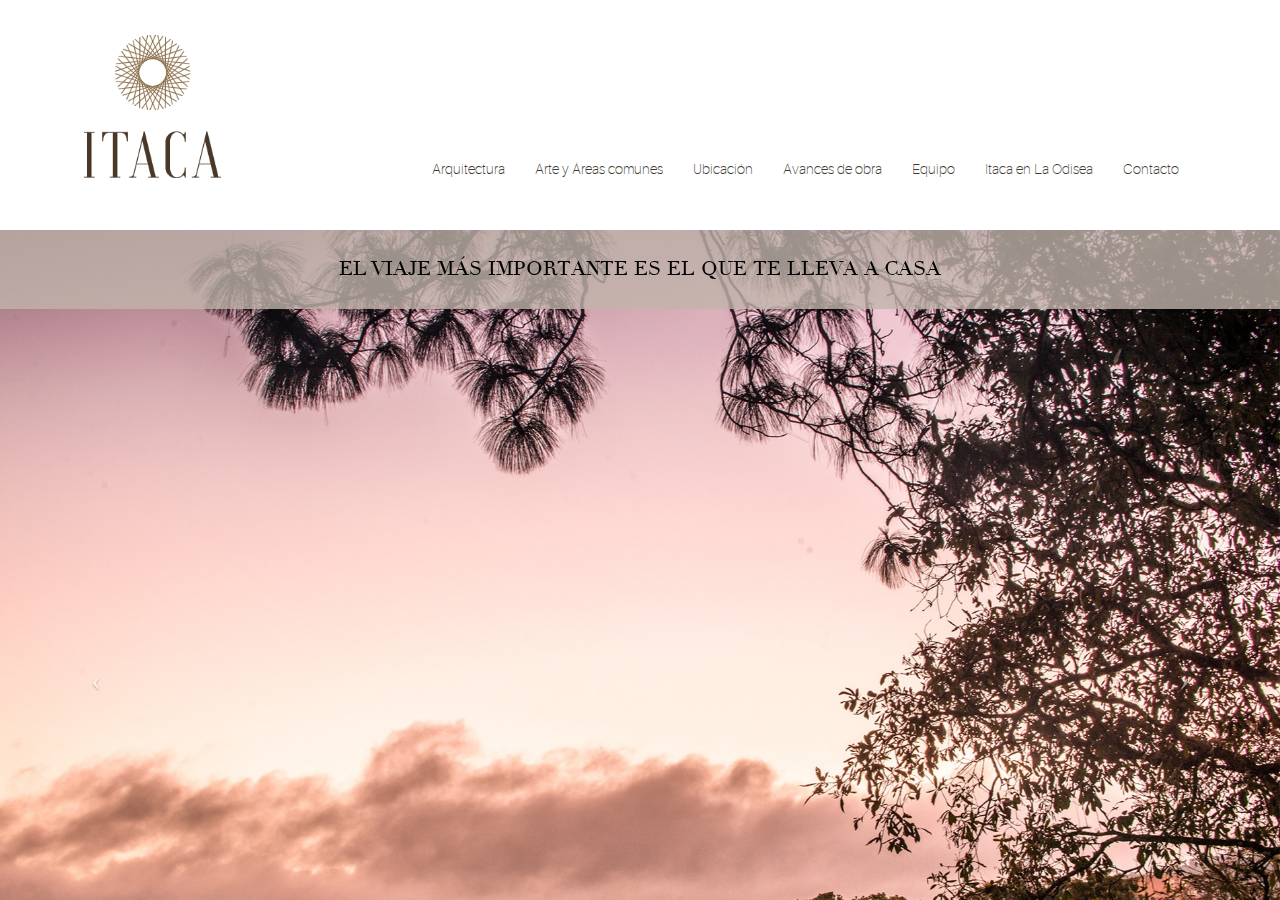
<file: index.html>
<!DOCTYPE>
<html ng-app="App">
  <head>
      <!-- Global site tag (gtag.js) - Google Analytics -->
<script async src="https://www.googletagmanager.com/gtag/js?id=UA-120235403-1"></script>
<script>
  window.dataLayer = window.dataLayer || [];
  function gtag(){dataLayer.push(arguments);}
  gtag('js', new Date());

  gtag('config', 'UA-120235403-1');
</script>
    <title>Itaca</title>
    <meta charset="utf-8">
    <meta name="viewport" content="width=device-width, initial-scale=1">
    <link rel="Shortcut icon" href="public/url-icon.png">
    <link href="lib/fontawesome/css/font-awesome.min.css" rel="stylesheet" type="text/css">
    <link href="css/itaca-font/stylesheet.css" rel="stylesheet" />
    <link href="css/moca-style.css" rel="stylesheet" type="text/css">
    <link href="css/style.css" rel="stylesheet" type="text/css">
  </head>
  <body ng-controller="appCtrl">
    <div class="box-main">
      <div class="section header-menu" ng-include="snipped.menu">
      </div>

      <div id="carousel-home" class="carousel slide full-w-h" data-ride="carousel">
        <div class="col-sm-12 mensaje-banner  full-w text-center">
          El viaje más importante es el que te lleva a casa
        </div>

        <div class="carousel-inner">
          <div class="item active full-w-h bk-full" style="background-image:url('public/home/slide-1.jpg');"></div>
          <div class="item full-w-h bk-full" style="background-image:url('public/home/slide-2.jpg');"></div>
          <div class="item full-w-h bk-full" style="background-image:url('public/home/slide-3.jpg');"></div>
          <div class="item full-w-h bk-full" style="background-image:url('public/home/slide-4.jpg');"></div>
        </div>
        <a class="left carousel-control" href="#carousel-home" data-slide="prev"><i class="icon-prev  fa fa-angle-left"></i></a>
        <a class="right carousel-control" href="#carousel-home" data-slide="next"><i class="icon-next fa fa-angle-right"></i></a>
      </div>

      <footer class="col-sm-12 footer-bk text-center" ng-include="snipped.footer"></footer>
    </div>

    <script type="text/javascript" src="lib/jquery/jquery.min.js"></script>
    <script type="text/javascript" src="lib/angular/angular.min.js"></script>
    <script type="text/javascript" src="lib/angular-sanitize/angular-sanitize.min.js"></script>
    <script type="text/javascript" src="lib/bootstrap/js/bootstrap.min.js"></script>
    <script type="text/javascript" src="js/moca-script.js"></script>
</body>
</html>
</file>
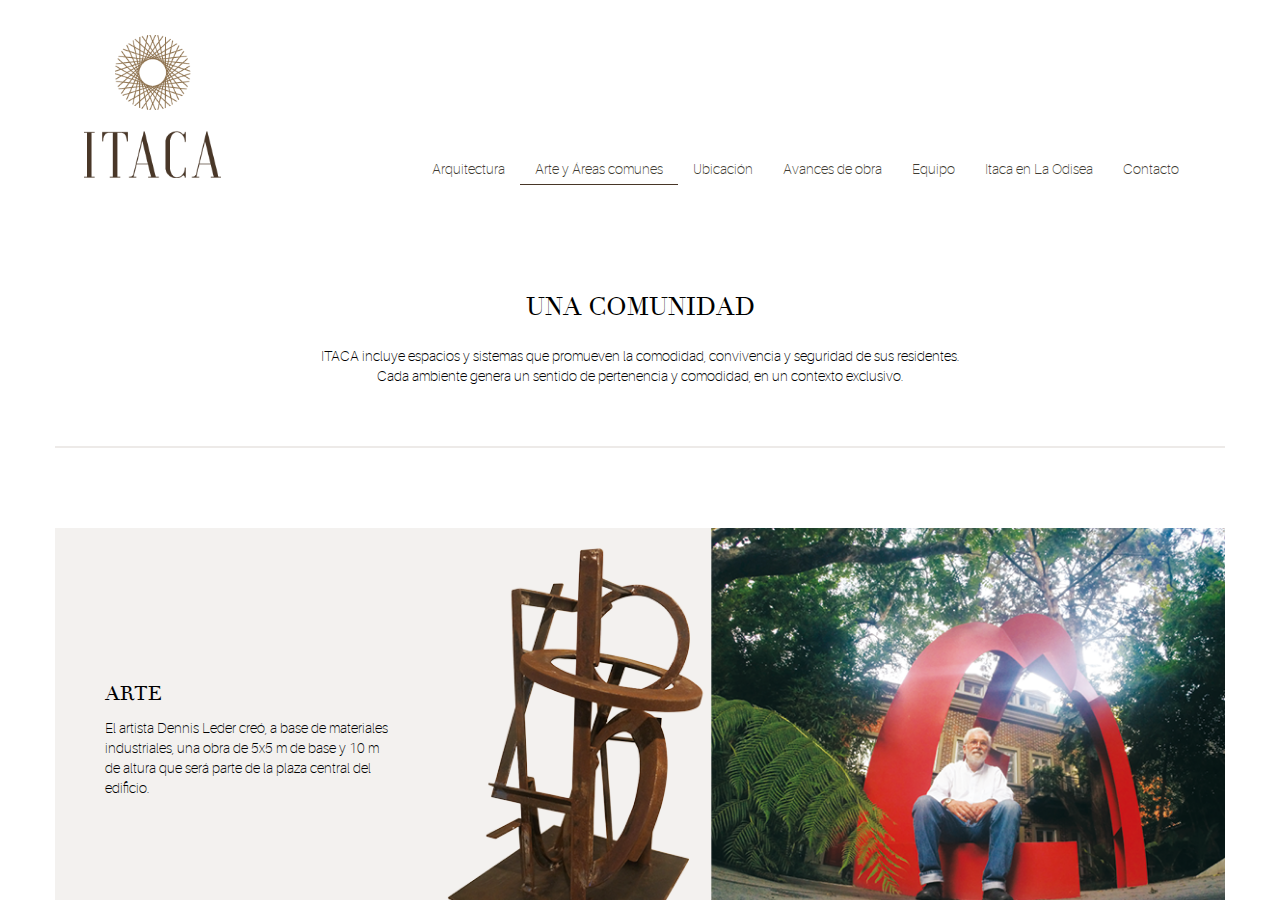
<file: areas.html>
<!DOCTYPE>
<html ng-app="App">
  <head>
      <!-- Global site tag (gtag.js) - Google Analytics -->
<script async src="https://www.googletagmanager.com/gtag/js?id=UA-120235403-1"></script>
<script>
  window.dataLayer = window.dataLayer || [];
  function gtag(){dataLayer.push(arguments);}
  gtag('js', new Date());

  gtag('config', 'UA-120235403-1');
</script>
    <title>Itaca - Areas comunes</title>
    <meta charset="utf-8">
    <meta name="viewport" content="width=device-width, initial-scale=1">
    <link rel="Shortcut icon" href="public/url-icon.png">
    <link href="lib/fontawesome/css/font-awesome.min.css" rel="stylesheet" type="text/css">
    <link href="css/itaca-font/stylesheet.css" rel="stylesheet" />
    <link href="css/moca-style.css" rel="stylesheet" type="text/css">
    <link href="css/style.css" rel="stylesheet" type="text/css">
  </head>
  <body ng-controller="appCtrl">
    <div class="box-main">
      <div class="section header-menu" ng-include="snipped.menu">
      </div>

      <div class="col-sm-12 padding-off padding-40-top padding-40-bottom">
        <div class="container">
          <div class="titulo-arqui text-center">
              Una comunidad
          </div>
          <div class="texto-titulo-arqui text-center" style="padding-top:20px">
            ITACA incluye espacios y sistemas que promueven la comodidad, convivencia y seguridad de sus residentes.
            <br />
            Cada ambiente genera un sentido de pertenencia y comodidad, en un contexto exclusivo.
          </div>
        </div>
      </div>

      <div class="col-sm-12 padding-off padding-40-bottom">
        <div class="container padding-off">
          <div class="linea-arqui">
          </div>
        </div>
      </div>

      <div class="col-sm-12 padding-off padding-40-top">
        <div class="container padding-off sectionArquitectura">
          <div class="col-sm-4 top-padding-13-porciento descripcionArquitectura">
              <div class="titulo-interior-texto">
                ARTE
              </div>
              <div class="">
                El artista Dennis Leder creó, a base de materiales industriales, una obra de 5x5 m de base y 10 m de altura que será parte de la plaza central del edificio.
              </div>
          </div>
          <div class="col-sm-8 padding-off">
            <img src="public/areas/area-1.png" class="imgs">
          </div>
        </div>
      </div>

      <div class="col-sm-12 padding-off padding-40-top padding-40-bottom">
        <div class="container padding-off sectionArquitectura">
          <div class="col-sm-8 padding-off">
            <img src="public/areas/area-1.jpg" class="imgs">
          </div>
          <div class="col-sm-4 top-padding-8-porciento descripcionArquitectura">
              <div class="titulo-interior-texto">
                AMENIDADES
              </div>
              <div class="">
                <ul style="padding-left:16px;">
                  <li>Plaza de ingreso y jardín</li>
                  <li>Salón de usos múltiples con cocineta</li>
                  <li>Gimnasio equipado</li>
                  <li>Sala de yoga</li>
                  <li>Piscina</li>
                  <li>Sauna</li>
                  <li>Centro de negocios</li>
                  <li>Sala de lectura</li>
                  <li>Azotea verde (huerta)</li>
                </ul>
              </div>
          </div>
        </div>
      </div>

      <div class="col-sm-12 padding-off padding-40-bottom">
        <div class="container padding-off">
          <div class="linea-arqui">
          </div>
        </div>
      </div>

      <div class="col-sm-12 padding-off">
          <div class="container padding-off">
              <div class="titulo-interior-texto text-center" style="text-transform:uppercase">
                Las torres cuentan con circulación vertical independiente y cada sótano <br /> dispone de entrada propia, parqueos amplios y una bodega por apartamento.
              </div>
          </div>
      </div>

      <div class="col-sm-12 padding-off padding-40-top padding-40-bottom">
        <div class="container padding-off sectionArquitectura">
          <div class="col-sm-4 top-padding-3-porciento descripcionArquitectura">
              <div class="titulo-interior-texto">
                COMODIDADES PARA FUNCIONAMIENTO
              </div>
              <div class="">
                <ul style="padding-left:16px;">
                  <li>Parqueo de visitas</li>
                  <li>Área de estar con servicios para pilotos y personal de seguridad</li>
                  <li>Área de estar con servicios para empleados</li>
                  <li>Oficina administrativa</li>
                  <li>Bodegas de limpieza y mantenimiento</li>
                </ul>
              </div>
              <div class="titulo-interior-texto">
                SISTEMAS Y EQUIPOS
              </div>
              <div class="">
                <ul style="padding-left:16px;">
                  <li>Planta eléctrica de emergencia</li>
                  <li>Central de monitoreo</li>
                  <li>Pozo propio</li>
                  <li>Red de gas con sistema de distribución para estufas y secadoras de ropa</li>
                  <li>Dos elevadores por torre, uno con cabina interna de 1x2 m y otro de 1x1.5 m*</li>
                </ul>
              </div>
              <span style="padding-left:15px; font-size:12px">*Las medidas pueden variar</span>
          </div>
          <div class="col-sm-8 padding-off">
            <img src="public/areas/area-4.jpg" style="height:447px;" class="imgs">
          </div>
        </div>
      </div>

      <footer class="col-sm-12 footer-bk text-center" ng-include="snipped.footer"></footer>
    </div>

    <script type="text/javascript" src="lib/jquery/jquery.min.js"></script>
    <script type="text/javascript" src="lib/angular/angular.min.js"></script>
    <script type="text/javascript" src="lib/angular-sanitize/angular-sanitize.min.js"></script>
    <script type="text/javascript" src="lib/bootstrap/js/bootstrap.min.js"></script>
    <script type="text/javascript" src="js/moca-script.js"></script>
</body>
</html>
</file>
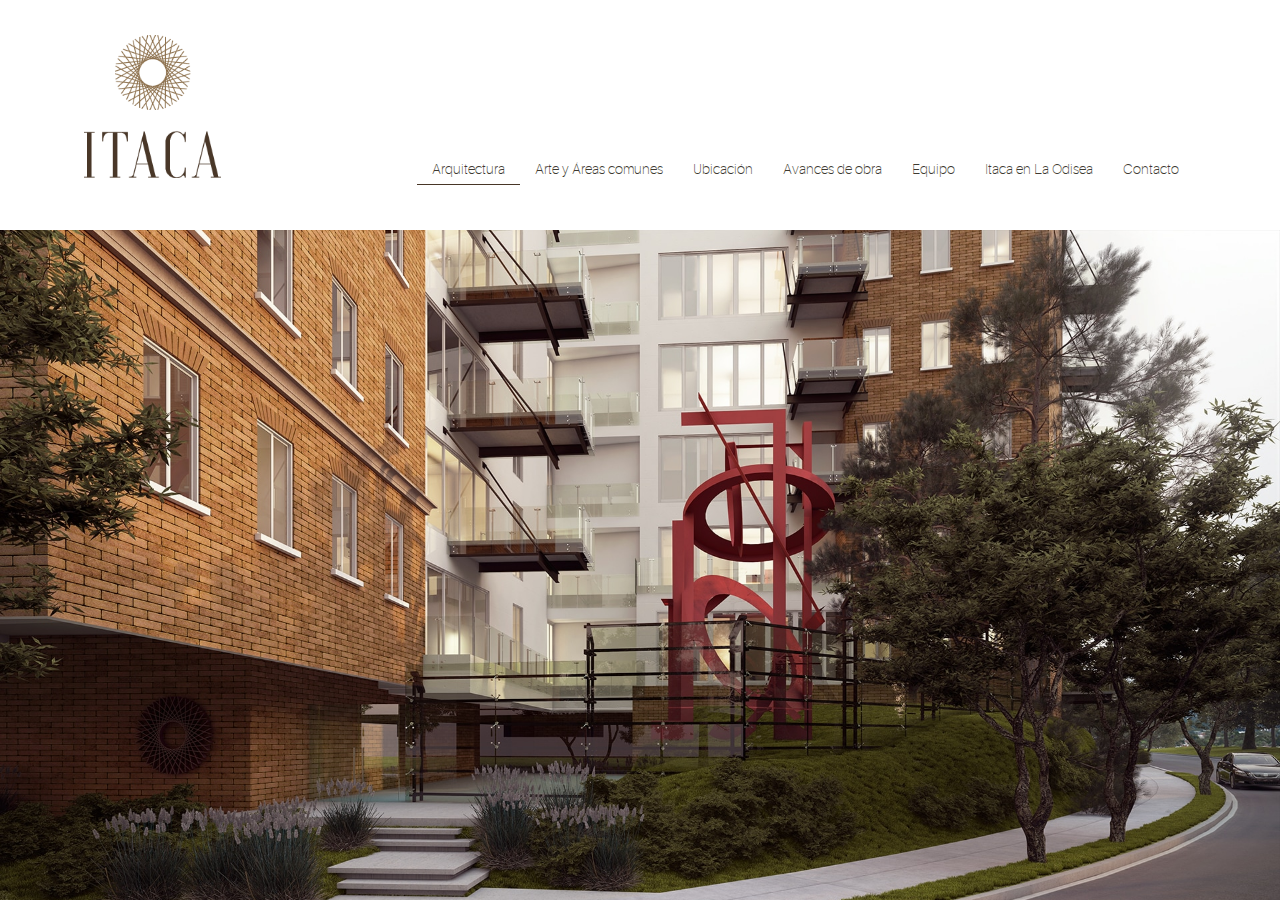
<file: arquitectura.html>
<!DOCTYPE>
<html ng-app="App">
  <head>
      <!-- Global site tag (gtag.js) - Google Analytics -->
<script async src="https://www.googletagmanager.com/gtag/js?id=UA-120235403-1"></script>
<script>
  window.dataLayer = window.dataLayer || [];
  function gtag(){dataLayer.push(arguments);}
  gtag('js', new Date());

  gtag('config', 'UA-120235403-1');
</script>
    <title>Itaca - Arquitectura</title>
    <meta charset="utf-8">
    <meta name="viewport" content="width=device-width, initial-scale=1">
    <link rel="Shortcut icon" href="public/url-icon.png">
    <link href="lib/fontawesome/css/font-awesome.min.css" rel="stylesheet" type="text/css">
    <link href="css/itaca-font/stylesheet.css" rel="stylesheet" />
    <link href="css/moca-style.css" rel="stylesheet" type="text/css">
    <link href="css/style.css" rel="stylesheet" type="text/css">
  </head>
  <body ng-controller="appCtrl">
    <div class="box-main">
      <div class="section header-menu" ng-include="snipped.menu">
      </div>

      <div class="col-sm-12 padding-off">
        <img src="public/arqui/banner-arqui.jpg" class="imgs">
      </div>

      <div class="col-sm-12 padding-off padding-40-top padding-40-bottom">
        <div class="container">
          <div class="titulo-arqui text-center">
              Arquitectura Contemporánea y diseño Clásico
          </div>
        </div>
      </div>

      <div class="col-sm-12 padding-off padding-40-bottom">
        <div class="container padding-off">
          <div class="linea-arqui">
          </div>
        </div>
      </div>

      <div class="col-sm-12 padding-off">
        <div class="container padding-off sectionArquitectura">
          <div class="col-sm-8 padding-off">
            <img src="public/arqui/arqui-detalle.jpg" class="imgs">
          </div>
          <div class="col-sm-4 top-padding-10-porciento descripcionArquitectura">
              <div class="titulo-interior-texto">
                Su arquitectura combina materiales como vidrio, concreto, alisado y ladrillo
              </div>
              <div class="">
                Las cenefas, molduras proporciones y demás elementos de las fachadas de las torres comparten protagonismo con lienzos lisos y balcones estilo industrial, suspendidos con cables de acero tensado que parecen flotar en el aire como una extensión del espacio interior.
              </div>
          </div>
        </div>
      </div>

      <div class="col-sm-12 padding-off padding-40-top">
        <div class="container padding-off">
          <img src="public/arqui/firstFull.jpg" class="imgs">
        </div>
      </div>
      
      <div class="col-sm-12 padding-off padding-40-top">
          <div class="container padding-off">
              <div class="texto-titulo-arqui text-center">
                ITACA fusiona armoniosamente las proporciones de la arquitectura clásica con las bondades del diseño contemporáneo. </br>
                Un complejo funcional de 35 apartamentos de entre 140 a 250 metros cuadrados, de 2 ó 3 dormitorios, dispuestos en dos torres de 6 niveles, sofisticado pero acogedor, cómodo, seguro y rodeado de naturaleza.
              </div>
          </div>
      </div>

      <div class="col-sm-12 padding-off padding-40-top">
        <div class="container padding-off">
          <div class="linea-arqui">
          </div>
        </div>
      </div>

      <div class="col-sm-12 padding-off padding-40-top">
        <div class="container padding-off sectionArquitectura">
          <div class="col-sm-4 top-padding-10-porciento descripcionArquitectura">
              <div class="titulo-interior-texto">
                EL HOGAR QUE ESPERA
              </div>
              <div class="">
                El edificio reúne espacios confortables y amplios, techos de 2.90 metros de altura y acabados de primera categoría. <br /><br />
                Cada detalle interior ha sido pensado para brindar una experiencia vivificante a sus  residentes.
              </div>
          </div>
          <div class="col-sm-8 padding-off">
            <img src="public/arqui/arqui-project-2.jpg" class="imgs">
          </div>
        </div>
      </div>

      <div class="col-sm-12 padding-off padding-40-top">
        <div class="container padding-off">
          <img src="public/arqui/secondFull.jpg" class="imgs">
        </div>
      </div>
      <div class="col-sm-12 padding-off padding-40-top">
          <div class="container padding-off">
              <div class="titulo-interior-texto text-center">
                UNA DE LAS CARACTERÍSTICAS MÁS IMPORTANTES DE ITACA ES <br />SU SELECCIÓN DE MATERIALES Y ACABADOS DE ALTA CALIDAD
              </div>
          </div>
      </div>

      <div class="col-sm-12 padding-off padding-40-top">
        <div class="container padding-off sectionArquitectura">
          <div class="col-sm-4 top-padding-5-porciento descripcionArquitectura">
              <div class="titulo-interior-texto">
                MUROS Y CIELOS
              </div>
              <div class="">
                <ul style="padding-left:16px;">
                  <li>Muros exteriores y entre apartamentos de block pineado forrado de tablayeso.</li>
                  <li>Muros interiores de tablayeso con aislante acústico.</li>
                  <li>Cielos lisos de tablayeso (altura 2.90 metros).</li>
                </ul>
              </div>
              <div class="titulo-interior-texto">
                PUERTAS, CLÓSETS Y VENTANAS
              </div>
              <div class="">
                <ul style="padding-left:16px;">
                  <li>Puertas de madera sólida de ingeniería con chapas marca Emtek.</li>
                  <li>Interiores de clósets de madera prensada con colgadores de aluminio.</li>
                  <li>Ventanas de perfilería de aluminio con sistema de control de temperatura, ruido y agua según estándares europeos.</li>
                </ul>
              </div>
          </div>
          <div class="col-sm-8 padding-off">
            <img src="public/arqui/acabado-detalle-4.jpg" style="height:447px;" class="imgs">
          </div>
        </div>
      </div>

      <div class="col-sm-12 padding-off padding-40-top">
        <div class="container padding-off sectionArquitectura">
          <div class="col-sm-8 padding-off">
            <img src="public/arqui/acabado-detalle-5.jpg" class="imgs">
          </div>
          <div class="col-sm-4 top-padding-10-porciento descripcionArquitectura">
              <div class="titulo-interior-texto">
                PISOS
              </div>
              <div class="">
                <ul style="padding-left:16px;">
                  <li>En áreas sociales y dormitorios, pisos de madera sólida de ingeniería.</li>
                  <li>En cocina, lavandería y área de servicio, piso de porcelanato.</li>
                  <li>En baños, pisos de piedra natural.</li>
                </ul>
              </div>
          </div>
        </div>
      </div>

      <div class="col-sm-12 padding-off padding-40-top">
        <div class="container padding-off sectionArquitectura">
          <div class="col-sm-4 top-padding-10-porciento descripcionArquitectura">
              <div class="titulo-interior-texto">
                COCINA Y LAVANDERÍA
              </div>
              <div class="">
                <ul style="padding-left:16px;">
                  <li>Muebles de cocina europeos, fabricados con madera aglomerada de alta densidad, recubiertos con melamina texturizada.</li>
                  <li>Plancha de granito o cuarzo con salpicadera para cocina y plancha de cuarzo para lavandería.</li>
                </ul>
              </div>
          </div>
          <div class="col-sm-8 padding-off">
            <img src="public/arqui/acabado-detalle-6.jpg" class="imgs">
          </div>
        </div>
      </div>

      <div class="col-sm-12 padding-off padding-40-top padding-40-bottom">
        <div class="container padding-off sectionArquitectura">
          <div class="col-sm-8 padding-off">
            <img src="public/arqui/acabado-detalle-7.jpg" class="imgs">
          </div>
          <div class="col-sm-4 top-padding-10-porciento descripcionArquitectura">
              <div class="titulo-interior-texto">
                BAÑOS
              </div>
              <div class="">
                <ul style="padding-left:16px;">
                  <li>Losa sanitaria y grifería europea.</li>
                  <li>Muebles de baño fabricados con madera aglomerada de alta densidad, recubiertos con melamina texturizada.</li>
                  <li>Paredes forradas de piedra natural de piso a techo.</li>
                </ul>
              </div>
          </div>
        </div>
      </div>

      <div class="col-sm-12 padding-off padding-40-bottom">
        <div class="container padding-off">
          <div class="linea-arqui">
          </div>
        </div>
      </div>

      <div class="col-sm-12 padding-off padding-40-bottom">
          <div class="container padding-off">
              <div class="text-center">
                Los proveedores podrán variar por diversas causas, por lo tanto, podrán sustituirse por otros equivalentes o semejantes sin demérito de la calidad.
              </div>
          </div>
      </div>

      <footer class="col-sm-12 footer-bk text-center" ng-include="snipped.footer"></footer>
    </div>

    <script type="text/javascript" src="lib/jquery/jquery.min.js"></script>
    <script type="text/javascript" src="lib/angular/angular.min.js"></script>
    <script type="text/javascript" src="lib/angular-sanitize/angular-sanitize.min.js"></script>
    <script type="text/javascript" src="lib/bootstrap/js/bootstrap.min.js"></script>
    <script type="text/javascript" src="js/moca-script.js"></script>
</body>
</html>
</file>
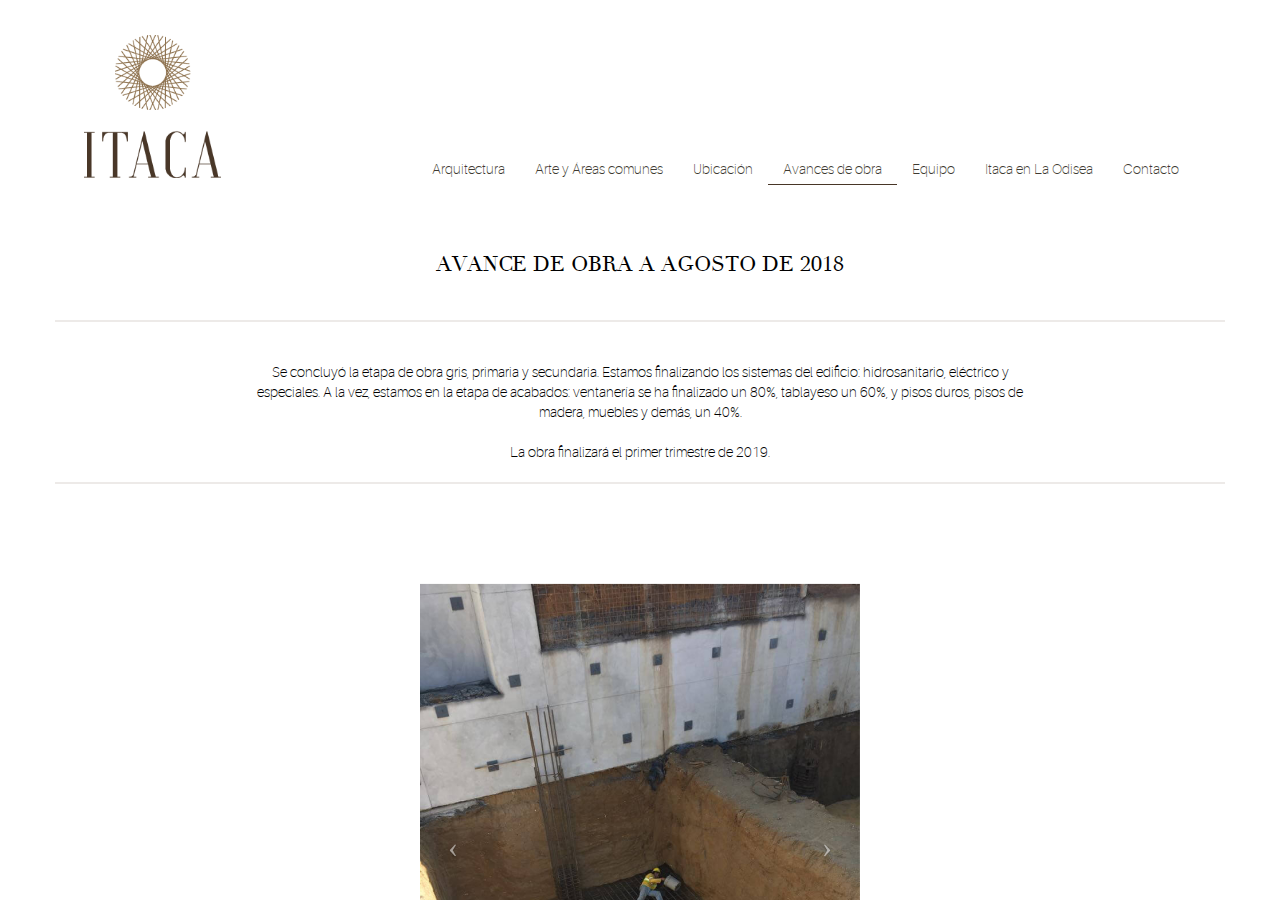
<file: avances.html>
<!DOCTYPE>
<html ng-app="App">
  <head>
      <!-- Global site tag (gtag.js) - Google Analytics -->
<script async src="https://www.googletagmanager.com/gtag/js?id=UA-120235403-1"></script>
<script>
  window.dataLayer = window.dataLayer || [];
  function gtag(){dataLayer.push(arguments);}
  gtag('js', new Date());

  gtag('config', 'UA-120235403-1');
</script>
    <title>Itaca - Avances de obra</title>
    <meta charset="utf-8">
    <meta name="viewport" content="width=device-width, initial-scale=1">
    <link rel="Shortcut icon" href="public/url-icon.png">
    <link href="lib/fontawesome/css/font-awesome.min.css" rel="stylesheet" type="text/css">
    <link href="css/itaca-font/stylesheet.css" rel="stylesheet" />
    <link href="css/moca-style.css" rel="stylesheet" type="text/css">
    <link href="css/style.css" rel="stylesheet" type="text/css">
  </head>
  <body ng-controller="appCtrl">
    <div class="box-main">
      <div class="section header-menu" ng-include="snipped.menu">
      </div>
    
      <div class="col-sm-12 padding-off padding-40-bottom">
        <div class="container">
          <div class="titulo-avances text-center">
              AVANCE DE OBRA A AGOSTO DE 2018
          </div>
        </div>
      </div>

      <div class="col-sm-12 padding-off padding-40-bottom">
        <div class="container padding-off">
          <div class="linea-arqui">
          </div>
        </div>
      </div>

      <div class="col-sm-12 padding-off">
          <div class="container padding-off">
              <div class="texto-titulo-arqui text-center">
                Se concluyó la etapa de obra gris, primaria y secundaria. Estamos finalizando los sistemas del edificio: hidrosanitario, eléctrico y especiales. A la vez, estamos en la etapa de acabados: ventanería se ha finalizado un 80%, tablayeso un 60%, y pisos duros, pisos de madera, muebles y demás, un 40%.<br /><br />
                La obra finalizará el primer trimestre de 2019.
              </div>
          </div>
      </div>

      <div class="col-sm-12 padding-off padding-40-bottom">
        <div class="container padding-off">
          <div class="linea-arqui">
          </div>
        </div>
      </div>

      <!--<div class="col-sm-12 padding-off padding-40-bottom">
        <div class="container">
          <div class="subTitulo-avances text-center">
              CIMENTACIÓN
          </div>
        </div>
      </div>-->

      <div class="col-sm-12 col-md-10 col-md-offset-1 padding-off padding-40-bottom">
        <div class="container padding-off" style="max-width:440px;text-align:center">
          <div id="carousel-avances" class="carousel slide" data-ride="carousel" style="max-width:440px">
              <div class="carousel-inner">
                <div class="item active">
                  <div class="subTitulo-avances text-center textSlide">
                    <!--TITULO DE IMAGEN-->
                  </div>
                  <img src="public/avances/1.jpg" class="imgs" >
                </div>
                <div class="item">
                  <div class="subTitulo-avances text-center textSlide">
                    <!--TITULO DE IMAGEN-->
                  </div>
                  <img src="public/avances/2.jpg" class="imgs" >
                </div>
                <div class="item">
                  <div class="subTitulo-avances text-center textSlide">
                    <!--TITULO DE IMAGEN-->
                  </div>
                  <img src="public/avances/3.jpg" class="imgs" >
                </div>
                <div class="item">
                  <div class="subTitulo-avances text-center textSlide">
                    <!--TITULO DE IMAGEN-->
                  </div>
                  <img src="public/avances/4.jpg" class="imgs" >
                </div>
                <div class="item">
                  <div class="subTitulo-avances text-center textSlide">
                    <!--TITULO DE IMAGEN-->
                  </div>
                  <img src="public/avances/5.jpg" class="imgs" >
                </div>
                <div class="item">
                  <div class="subTitulo-avances text-center textSlide">
                    <!--TITULO DE IMAGEN-->
                  </div>
                  <img src="public/avances/6.jpg" class="imgs" >
                </div>
                <div class="item">
                  <div class="subTitulo-avances text-center textSlide">
                    <!--TITULO DE IMAGEN-->
                  </div>
                  <img src="public/avances/7.jpg" class="imgs" >
                </div>
                <div class="item">
                  <div class="subTitulo-avances text-center textSlide">
                    <!--TITULO DE IMAGEN-->
                  </div>
                  <img src="public/avances/8.jpg" class="imgs" >
                </div>
                <div class="item">
                  <div class="subTitulo-avances text-center textSlide">
                    <!--TITULO DE IMAGEN-->
                  </div>
                  <img src="public/avances/9.jpg" class="imgs" >
                </div>
                <div class="item">
                  <div class="subTitulo-avances text-center textSlide">
                    <!--TITULO DE IMAGEN-->
                  </div>
                  <img src="public/avances/10.jpg" class="imgs" >
                </div>
                <div class="item">
                  <div class="subTitulo-avances text-center textSlide">
                    <!--TITULO DE IMAGEN-->
                  </div>
                  <img src="public/avances/11.jpg" class="imgs" >
                </div>
                <div class="item">
                  <div class="subTitulo-avances text-center textSlide">
                    <!--TITULO DE IMAGEN-->
                  </div>
                  <img src="public/avances/12.jpg" class="imgs" >
                </div>
                <div class="item">
                  <div class="subTitulo-avances text-center textSlide">
                    <!--TITULO DE IMAGEN-->
                  </div>
                  <img src="public/avances/13.jpg" class="imgs" >
                </div>
                <div class="item">
                  <div class="subTitulo-avances text-center textSlide">
                    <!--TITULO DE IMAGEN-->
                  </div>
                  <img src="public/avances/14.jpg" class="imgs" >
                </div>
                <div class="item">
                  <div class="subTitulo-avances text-center textSlide">
                    <!--TITULO DE IMAGEN-->
                  </div>
                  <img src="public/avances/15.jpg" class="imgs" >
                </div>
                <div class="item">
                  <div class="subTitulo-avances text-center textSlide">
                    <!--TITULO DE IMAGEN-->
                  </div>
                  <img src="public/avances/16.jpg" class="imgs" >
                </div>
                <div class="item">
                  <div class="subTitulo-avances text-center textSlide">
                    <!--TITULO DE IMAGEN-->
                  </div>
                  <img src="public/avances/17.jpg" class="imgs" >
                </div>
                <div class="item">
                  <div class="subTitulo-avances text-center textSlide">
                    <!--TITULO DE IMAGEN-->
                  </div>
                  <img src="public/avances/18.jpg" class="imgs" >
                </div>
                <div class="item">
                  <div class="subTitulo-avances text-center textSlide">
                    <!--TITULO DE IMAGEN-->
                  </div>
                  <img src="public/avances/19.jpg" class="imgs" >
                </div>
                <div class="item">
                  <div class="subTitulo-avances text-center textSlide">
                    <!--TITULO DE IMAGEN-->
                  </div>
                  <img src="public/avances/20.jpg" class="imgs" >
                </div>
                <div class="item">
                  <div class="subTitulo-avances text-center textSlide">
                    <!--TITULO DE IMAGEN-->
                  </div>
                  <img src="public/avances/21.jpg" class="imgs" >
                </div>
                <div class="item">
                  <div class="subTitulo-avances text-center textSlide">
                    <!--TITULO DE IMAGEN-->
                  </div>
                  <img src="public/avances/23b.jpg" class="imgs" >
                </div>
                
              </div>
              <a class="left carousel-control" href="#carousel-avances" data-slide="prev"><i class="icon-prev  fa fa-angle-left"></i></a>
              <a class="right carousel-control" href="#carousel-avances" data-slide="next"><i class="icon-next fa fa-angle-right"></i></a>

              <ol class="carousel-indicators">
                <li data-target="#carousel-avances" data-slide-to="0" class="active"></li>
                <li data-target="#carousel-avances" data-slide-to="1"></li>
                <li data-target="#carousel-avances" data-slide-to="2"></li>
                <li data-target="#carousel-avances" data-slide-to="3"></li>
                <li data-target="#carousel-avances" data-slide-to="4"></li>
                <li data-target="#carousel-avances" data-slide-to="5"></li>
                <li data-target="#carousel-avances" data-slide-to="6"></li>
                <li data-target="#carousel-avances" data-slide-to="7"></li>
                <li data-target="#carousel-avances" data-slide-to="8"></li>
                <li data-target="#carousel-avances" data-slide-to="9"></li>
                <li data-target="#carousel-avances" data-slide-to="10"></li>
                <li data-target="#carousel-avances" data-slide-to="11"></li>
                <li data-target="#carousel-avances" data-slide-to="12"></li>
                <li data-target="#carousel-avances" data-slide-to="13"></li>
                <li data-target="#carousel-avances" data-slide-to="14"></li>
                <li data-target="#carousel-avances" data-slide-to="15"></li>
                <li data-target="#carousel-avances" data-slide-to="16"></li>
                <li data-target="#carousel-avances" data-slide-to="17"></li>
                <li data-target="#carousel-avances" data-slide-to="18"></li>
                <li data-target="#carousel-avances" data-slide-to="19"></li>
                <li data-target="#carousel-avances" data-slide-to="20"></li>
                <li data-target="#carousel-avances" data-slide-to="21"></li>
              </ol>
            </div>
        </div>
      </div>

      <footer class="col-sm-12 footer-bk text-center" ng-include="snipped.footer"></footer>
    </div>

    <script type="text/javascript" src="lib/jquery/jquery.min.js"></script>
    <script type="text/javascript" src="lib/angular/angular.min.js"></script>
    <script type="text/javascript" src="lib/angular-sanitize/angular-sanitize.min.js"></script>
    <script type="text/javascript" src="lib/bootstrap/js/bootstrap.min.js"></script>
    <script type="text/javascript" src="js/moca-script.js"></script>
</body>
</html>
</file>
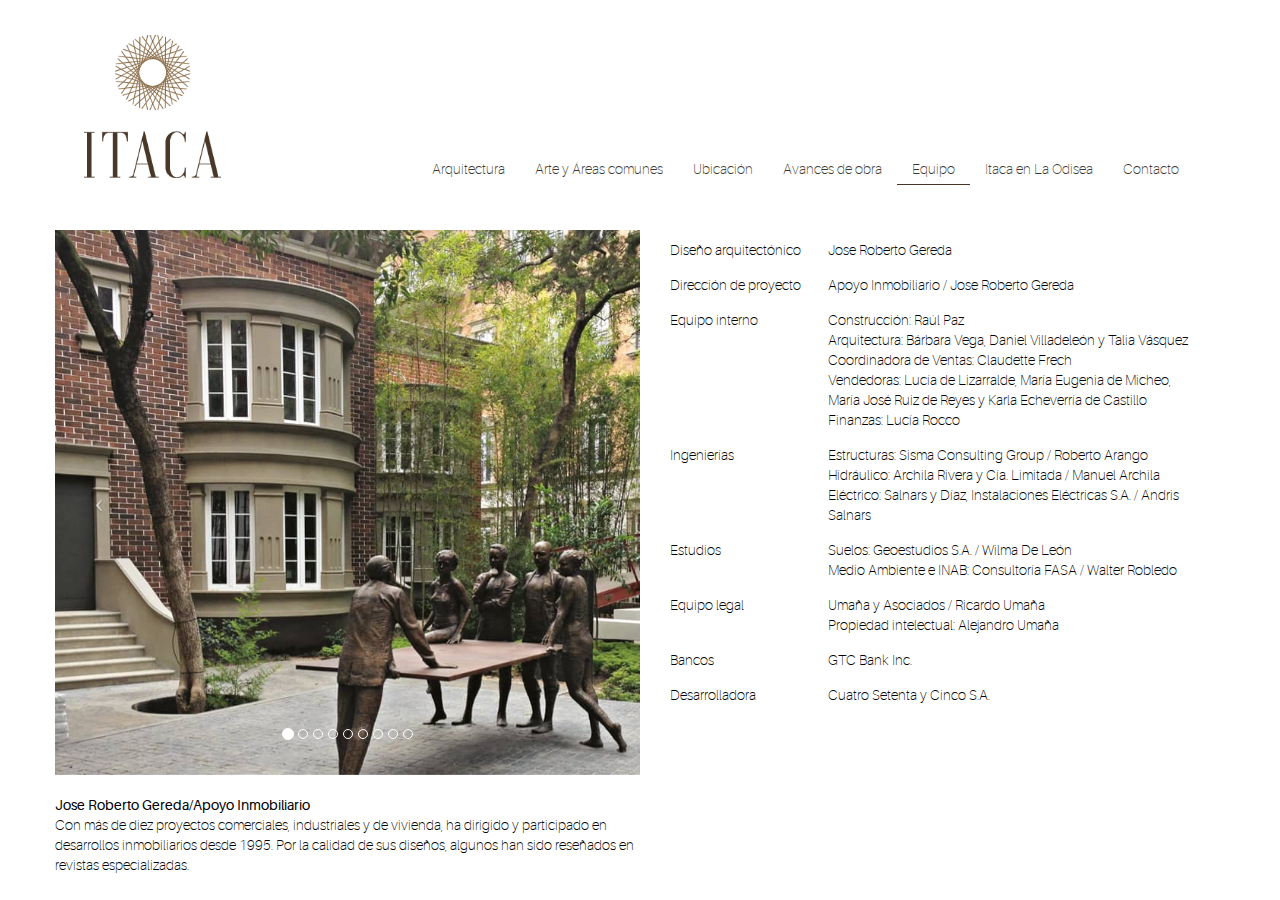
<file: equipo.html>
<!DOCTYPE>
<html ng-app="App">
  <head>
      <!-- Global site tag (gtag.js) - Google Analytics -->
<script async src="https://www.googletagmanager.com/gtag/js?id=UA-120235403-1"></script>
<script>
  window.dataLayer = window.dataLayer || [];
  function gtag(){dataLayer.push(arguments);}
  gtag('js', new Date());

  gtag('config', 'UA-120235403-1');
</script>
    <title>Itaca - Respaldo</title>
    <meta charset="utf-8">
    <meta name="viewport" content="width=device-width, initial-scale=1">
    <link rel="Shortcut icon" href="public/url-icon.png">
    <link href="lib/fontawesome/css/font-awesome.min.css" rel="stylesheet" type="text/css">
    <link href="css/itaca-font/stylesheet.css" rel="stylesheet" />
    <link href="css/moca-style.css" rel="stylesheet" type="text/css">
    <link href="css/style.css" rel="stylesheet" type="text/css">
  </head>
  <body ng-controller="appCtrl">
    <div class="box-main">
      <div class="section header-menu" ng-include="snipped.menu">
      </div>

      <div class="col-sm-12 padding-off padding-40-bottom">
        <div class="container padding-off">
          <div class="col-sm-6 padding-off">
            <div id="carousel-respaldo" class="carousel slide" data-ride="carousel">
              <div class="carousel-inner">
                <div class="item active">
                  <img src="public/respaldo/job-1.jpg" class="imgs" >
                </div>
                <div class="item">
                  <img src="public/respaldo/job-2.jpg" class="imgs" >
                </div>
                <div class="item">
                  <img src="public/respaldo/job-3.jpg" class="imgs" >
                </div>
                <div class="item">
                  <img src="public/respaldo/job-4.jpg" class="imgs" >
                </div>
                <div class="item">
                  <img src="public/respaldo/job-5.jpg" class="imgs" >
                </div>
                <div class="item">
                  <img src="public/respaldo/job-6.jpg" class="imgs" >
                </div>
                <div class="item">
                  <img src="public/respaldo/job-7.jpg" class="imgs" >
                </div>
                <div class="item">
                  <img src="public/respaldo/job-8.jpg" class="imgs" >
                </div>
                <div class="item">
                  <img src="public/respaldo/job-9.jpg" class="imgs" >
                </div>
              </div>
              <a class="left carousel-control" href="#carousel-respaldo" data-slide="prev"><i class="icon-prev  fa fa-angle-left"></i></a>
              <a class="right carousel-control" href="#carousel-respaldo" data-slide="next"><i class="icon-next fa fa-angle-right"></i></a>

              <ol class="carousel-indicators">
                <li data-target="#carousel-respaldo" data-slide-to="0" class="active"></li>
                <li data-target="#carousel-respaldo" data-slide-to="1"></li>
                <li data-target="#carousel-respaldo" data-slide-to="2"></li>
                <li data-target="#carousel-respaldo" data-slide-to="3"></li>
                <li data-target="#carousel-respaldo" data-slide-to="4"></li>
                <li data-target="#carousel-respaldo" data-slide-to="5"></li>
                <li data-target="#carousel-respaldo" data-slide-to="6"></li>
                <li data-target="#carousel-respaldo" data-slide-to="7"></li>
                <li data-target="#carousel-respaldo" data-slide-to="8"></li>
              </ol>
            </div>
          </div>
          <div class="col-sm-6 padding-30-left-right">
              <div class="col-sm-12 padding-off padding-10-top">
                <div class="media" ng-repeat="item in equipo">
                  <div class="media-left">
                    <div class="area-equipo" ng-bind-html="item.area">
                    </div>
                  </div>
                  <div class="media-body" ng-bind-html="item.integrantes">
                  </div>
                </div>
              </div>
          </div>

          <div class="col-sm-12 padding-off">
            <div class="texto-interior col-sm-6 padding-off padding-20-top">
              <div class="bold">Jose Roberto Gereda/Apoyo Inmobiliario</div>
              Con más de diez proyectos comerciales, industriales y de vivienda, ha dirigido y participado en desarrollos inmobiliarios desde 1995. Por la calidad de sus diseños, algunos han sido reseñados en revistas especializadas.
            </div>
          </div>
        </div>
      </div>

      <footer class="col-sm-12 footer-bk text-center" ng-include="snipped.footer"></footer>
    </div>

    <script type="text/javascript" src="lib/jquery/jquery.min.js"></script>
    <script type="text/javascript" src="lib/angular/angular.min.js"></script>
    <script type="text/javascript" src="lib/angular-sanitize/angular-sanitize.min.js"></script>
    <script type="text/javascript" src="lib/bootstrap/js/bootstrap.min.js"></script>
    <script type="text/javascript" src="js/moca-script.js"></script>
</body>
</html>
</file>
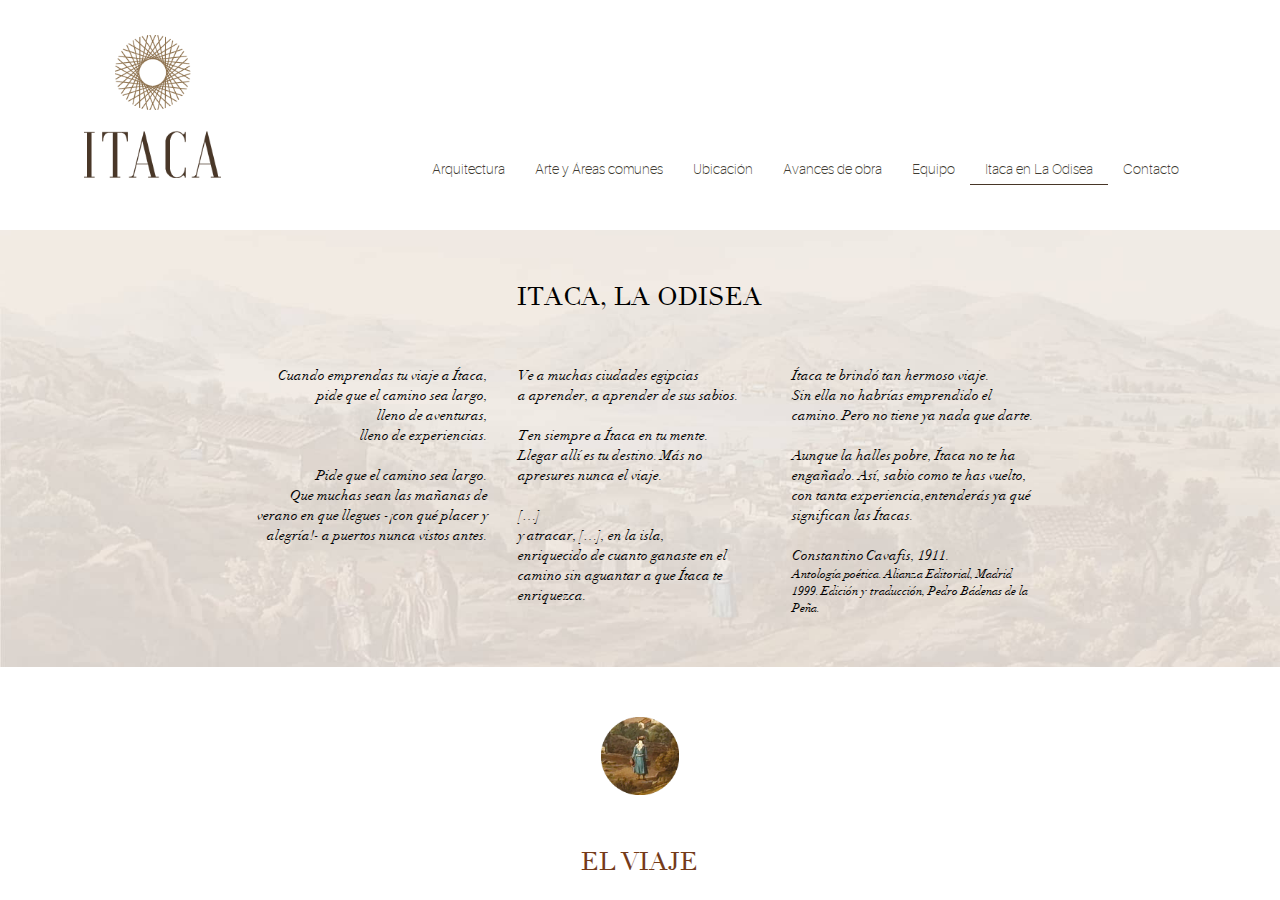
<file: itaca-en-la-odisea.html>
<!DOCTYPE>
<html ng-app="App">
  <head>
      <!-- Global site tag (gtag.js) - Google Analytics -->
<script async src="https://www.googletagmanager.com/gtag/js?id=UA-120235403-1"></script>
<script>
  window.dataLayer = window.dataLayer || [];
  function gtag(){dataLayer.push(arguments);}
  gtag('js', new Date());

  gtag('config', 'UA-120235403-1');
</script>
    <title>Itaca en la Odisea</title>
    <meta charset="utf-8">
    <meta name="viewport" content="width=device-width, initial-scale=1">
    <link rel="Shortcut icon" href="public/url-icon.png">
    <link href="lib/fontawesome/css/font-awesome.min.css" rel="stylesheet" type="text/css">
    <link href="css/itaca-font/stylesheet.css" rel="stylesheet" />
    <link href="css/moca-style.css" rel="stylesheet" type="text/css">
    <link href="css/style.css" rel="stylesheet" type="text/css">
  </head>
  <body ng-controller="appCtrl">
    <div class="box-main">
      <div class="section header-menu" ng-include="snipped.menu">
      </div>

      <div class="col-sm-12 padding-off bk-full box-la-odisea" style="background-image:url(public/la-odisea/la-odisea.jpg)">
        <div class="col-sm-8 col-sm-offset-2 la-odisea-historia">
          <div class="col-sm-12 text-center la-odisea-titulo-principal">
            Itaca, La Odisea
          </div>
          <div class="col-sm-4 text-right padding-bottom">
            Cuando emprendas tu viaje a Ítaca,<br />
            pide que el camino sea largo, <br />
            lleno de aventuras, <br />
            lleno de experiencias. <br />
            <br />
            Pide que el camino sea largo.<br />
            Que muchas sean las mañanas de <br />
            verano en que llegues -¡con qué placer y <br />
            alegría!-  a puertos nunca vistos antes.<br />
          </div>
          <div class="col-sm-4 text-left padding-bottom">
            Ve a muchas ciudades egipcias <br />
            a aprender, a aprender de sus sabios. <br />
            <br />
            Ten siempre a Ítaca en tu mente.<br />
            Llegar allí es tu destino. Más no <br />
            apresures nunca el viaje.<br />
            <br />
            […]<br />
            y atracar, […], en la isla,<br />
            enriquecido de cuanto ganaste en el <br />
            camino sin aguantar a que Ítaca te enriquezca.<br />

          </div>
          <div class="col-sm-4 text-left padding-bottom">
            Ítaca te brindó tan hermoso viaje. <br />
            Sin ella no habrías emprendido el <br />
            camino. Pero no tiene ya nada que darte.<br />
            <br />
            Aunque la halles pobre, Ítaca no te ha <br />
            engañado. Así, sabio como te has vuelto, <br />
            con tanta experiencia,entenderás ya qué <br />
            significan las Ítacas.<br />
            <br />
            Constantino Cavafis, 1911.<br />
            <span class="itaca-peque">
            Antología poética. Alianza Editorial, Madrid 1999.
            Edición y traducción, Pedro Bádenas de la Peña.
            </span>
          </div>
        </div>
      </div>

      <div class="col-sm-12 padding-off">
        <div class="col-sm-8 col-sm-offset-2">
          <div class="col-sm-12">
            <div class="icono-odisea">
              <img src="public/la-odisea/icono-odisea.png" class="imgs">
            </div>
            <div class="titulo-odisea text-center">
              el viaje
            </div>
          </div>

          <div class="col-sm-12 historio-texto-odisea">
            <div class="col-sm-12">
              <span class="titulo-interno-odisea">ULISES VUELVE A CASA</span>
            </div>
            <div class="col-sm-6">
              Cuando Ulises sale de Ítaca hacia la guerra de Troya, su esposa
              Penélope y su hijo recién nacido, Telémaco, se quedan en casa. La guerra dura
              diez años y luego Ulises tarda otros diez en regresar a su hogar, pues por alguna
              razón las iras del dios del mar, Poseidón, se levantan y se encargan de causarle todo
              tipo de naufragios y desdichas durante su travesía. Es decir, 20 años después de salir,
              y gracias a la ayuda de Atenea, la diosa que lo protege, Ulises regresa por fin a Ítaca
              y se reencuentra con los suyos.

              <span class="titulo-interno-odisea">Penélope espera</span>

              Sin embargo, durante esos 20 años el reino también sufre sus desventuras. Penélope
               ha esperado con paciencia a su marido, pero con el pasar del tiempo, los héroes han ido
               regresando… todos, menos Ulises. Corre el rumor que ha muerto y como entonces las
               travesías marítimas eran muy peligrosas, el pueblo lo cree. Telémaco, que ya es un
               adolescente, viaja a Esparta para saber si Menelao y Helena tienen alguna noticia de
               su padre.
               <br /><br />
               A Penélope la pretenden muchos caballeros que quieren el trono de Ítaca.
               Ella, que no pierde la esperanza de reencontrarse con su marido, ha ideado una
               solución para no tener que elegir a ninguno, diciéndoles que decidirá con quien casarse
                cuando acabe de tejer un sudario para su suegro, Laertes. Los caballeros aceptan la
                condición sin imaginar que lo que Penélope teje de día, lo deshace de noche. Así su
                labor no tiene fin. Pero una criada la descubre y la traiciona, y los pretendientes,
                cansados de esperar, se organizan para matar a Telémaco a su regreso, y obligar a su
                madre a elegir a uno de ellos.

               <span class="titulo-interno-odisea">En casa</span>

               Casi llegando a Ítaca, la diosa Atenea se aparece a Ulises para
               advertirle de los peligros que acechan su reino. Ambos coinciden en que
               lo mejor es ser prudente. Así, Ulises se disfraza de mendigo para no llamar
               la atención y se presenta en el palacio, donde nota cómo los pretendientes de
               su mujer han tomado su lugar. Va a la cabaña de Eumeo, el porquerizo en quien confía,
               para preparar un encuentro con el recién llegado Telémaco.
            </div>
            <div class="col-sm-6">
              Telémaco no puede creer que ese hombre viejo y con aspecto de mendigo es su padre,
              por eso Atenea hace que Ulises recupere momentáneamente su aspecto normal.
              Aun así Telémaco desconfía, teme que se trate de un truco de los pretendientes de
              su madre. Por fortuna, Argos, el viejo perro de la casa entra en la cabaña y reconoce a
              Ulises. Telémaco cree en la aparición de su padre.

              <span class="titulo-interno-odisea">El final de los pretendientes</span>

              Manteniendo su disfraz y acompañado de Eumeo y Telémaco, Ulises vuelve al palacio,
              donde los pretendientes celebran un banquete junto a una triste y cansada Penélope.
              Los hombres no están pendientes de sus armas, por lo que Ulises pide a Eumeo que las
              esconda.
               <br /><br />
              Los pretendientes insisten a Penélope que elija a uno de ellos. Telémaco
              interviene diciéndoles que el futuro rey debe poder manejar el arco de Ulises y
              Penélope está de acuerdo. Los caballeros intentan, uno a uno, tensar el arco, más
              ninguno tiene éxito. Telémaco aprovecha para cerrar las puertas del palacio y cuando
              el último candidato tira el arco, furioso, y se da por vencido, Penélope se retira a sus
              aposentos aliviada. Ulises pide entonces tensar el arco también y aunque los demás
              hombres se ríen, se lo dan. Ulises tensa el arco con facilidad y apunta a un primer
              pretendiente, lanza la flecha y lo mata. Atenea devuelve a Ulises su aspecto original
              y él los elimina a todos.
               <br /><br />
              Las criadas alertan a Penélope sobre lo que sucede y ella baja.
              Han transcurrido 20 años y no acaba de reconocer a su marido. Para
              ponerlo a prueba pide a un criado que baje la cama de Ulises a la sala porque ella
              no va a dormir con él, a lo cual Ulises responde que es imposible porque la cama está
              fijada a un olivo que él mismo sembró. Penélope lo reconoce y Atenea hace más larga la
              noche para que los esposos puedan estar más tiempo juntos.
               <br /><br />
              Y así, con la escena de los esposos contándose el uno al otro cómo han vivido los
              últimos 20 años, termina La Odisea, la obra del poeta griego, Homero, publicada
              alrededor del año 800 A.C.
            </div>
          </div>
        </div>
      </div>

      <footer class="col-sm-12 footer-bk text-center" ng-include="snipped.footer"></footer>
    </div>

    <script type="text/javascript" src="lib/jquery/jquery.min.js"></script>
    <script type="text/javascript" src="lib/angular/angular.min.js"></script>
    <script type="text/javascript" src="lib/angular-sanitize/angular-sanitize.min.js"></script>
    <script type="text/javascript" src="lib/bootstrap/js/bootstrap.min.js"></script>
    <script type="text/javascript" src="js/moca-script.js"></script>
</body>
</html>
</file>
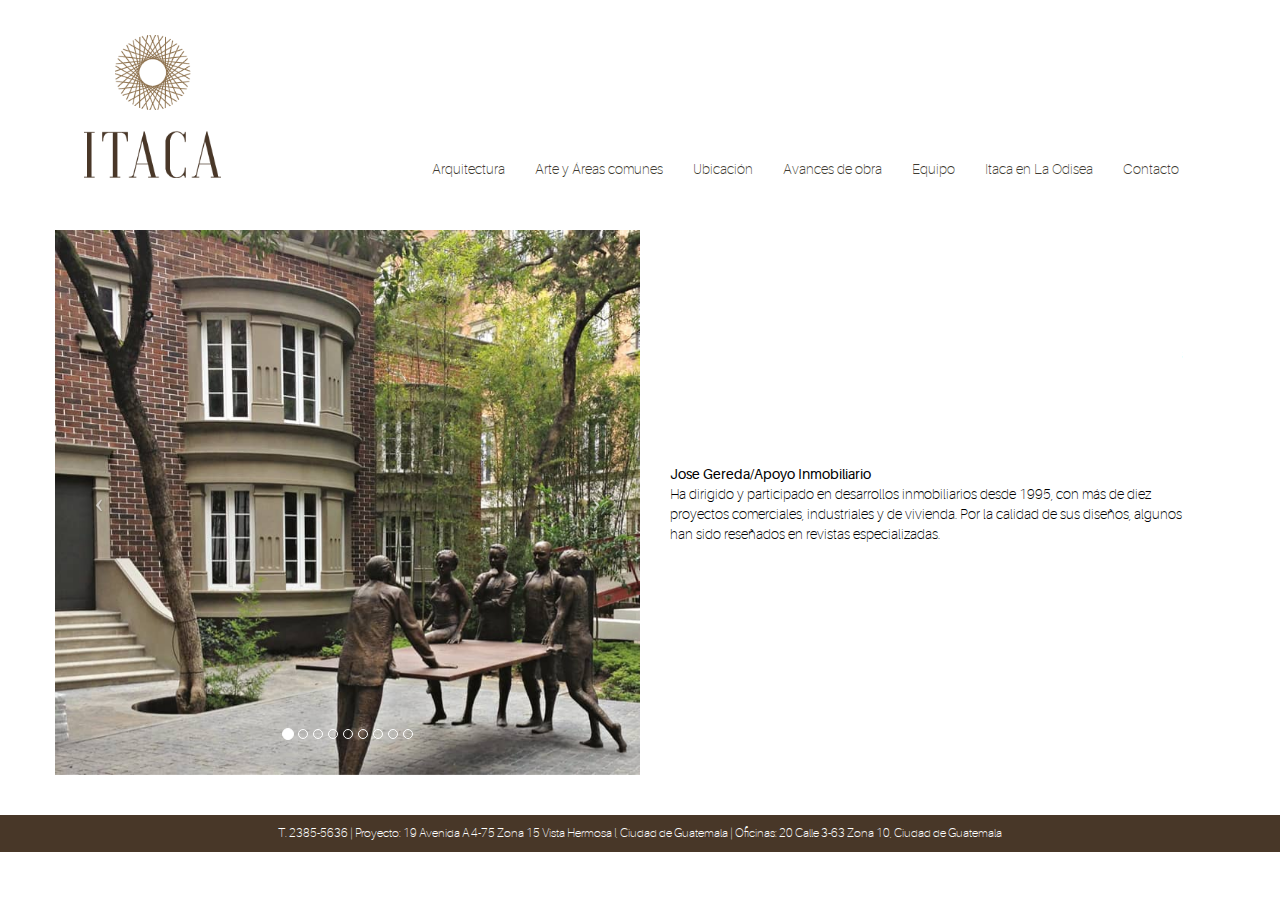
<file: respaldo.html>
<!DOCTYPE>
<html ng-app="App">
  <head>
      <!-- Global site tag (gtag.js) - Google Analytics -->
<script async src="https://www.googletagmanager.com/gtag/js?id=UA-120235403-1"></script>
<script>
  window.dataLayer = window.dataLayer || [];
  function gtag(){dataLayer.push(arguments);}
  gtag('js', new Date());

  gtag('config', 'UA-120235403-1');
</script>
    <title>Itaca - Respaldo</title>
    <meta charset="utf-8">
    <meta name="viewport" content="width=device-width, initial-scale=1">
    <link rel="Shortcut icon" href="public/url-icon.png">
    <link href="lib/fontawesome/css/font-awesome.min.css" rel="stylesheet" type="text/css">
    <link href="css/itaca-font/stylesheet.css" rel="stylesheet" />
    <link href="css/moca-style.css" rel="stylesheet" type="text/css">
    <link href="css/style.css" rel="stylesheet" type="text/css">
  </head>
  <body ng-controller="appCtrl">
    <div class="box-main">
      <div class="section header-menu" ng-include="snipped.menu">
      </div>

      <div class="col-sm-12 padding-off padding-40-bottom">
        <div class="container padding-off">
          <div class="col-sm-6 padding-off">

            <div id="carousel-respaldo" class="carousel slide" data-ride="carousel">
              <div class="carousel-inner">
                <div class="item active">
                  <img src="public/respaldo/job-1.jpg" class="imgs" >
                </div>
                <div class="item">
                  <img src="public/respaldo/job-2.jpg" class="imgs" >
                </div>
                <div class="item">
                  <img src="public/respaldo/job-3.jpg" class="imgs" >
                </div>
                <div class="item">
                  <img src="public/respaldo/job-4.jpg" class="imgs" >
                </div>
                <div class="item">
                  <img src="public/respaldo/job-5.jpg" class="imgs" >
                </div>
                <div class="item">
                  <img src="public/respaldo/job-6.jpg" class="imgs" >
                </div>
                <div class="item">
                  <img src="public/respaldo/job-7.jpg" class="imgs" >
                </div>
                <div class="item">
                  <img src="public/respaldo/job-8.jpg" class="imgs" >
                </div>
                <div class="item">
                  <img src="public/respaldo/job-9.jpg" class="imgs" >
                </div>
              </div>
              <a class="left carousel-control" href="#carousel-respaldo" data-slide="prev"><i class="icon-prev  fa fa-angle-left"></i></a>
              <a class="right carousel-control" href="#carousel-respaldo" data-slide="next"><i class="icon-next fa fa-angle-right"></i></a>

              <ol class="carousel-indicators">
                <li data-target="#carousel-respaldo" data-slide-to="0" class="active"></li>
                <li data-target="#carousel-respaldo" data-slide-to="1"></li>
                <li data-target="#carousel-respaldo" data-slide-to="2"></li>
                <li data-target="#carousel-respaldo" data-slide-to="3"></li>
                <li data-target="#carousel-respaldo" data-slide-to="4"></li>
                <li data-target="#carousel-respaldo" data-slide-to="5"></li>
                <li data-target="#carousel-respaldo" data-slide-to="6"></li>
                <li data-target="#carousel-respaldo" data-slide-to="7"></li>
                <li data-target="#carousel-respaldo" data-slide-to="8"></li>
              </ol>
            </div>

          </div>
          <div class="col-sm-6 top-padding-25-porciento padding-30-left-right">
              <div class="texto-interior col-sm-12 padding-off">
                <div class="bold">Jose Gereda/Apoyo Inmobiliario</div>
                Ha dirigido y participado en desarrollos inmobiliarios desde
                1995, con más de diez proyectos comerciales, industriales y
                de vivienda. Por la calidad de sus diseños, algunos han sido reseñados en revistas especializadas.

              </div>
          </div>
        </div>
      </div>

      <footer class="col-sm-12 footer-bk text-center" ng-include="snipped.footer"></footer>
    </div>

    <script type="text/javascript" src="lib/jquery/jquery.min.js"></script>
    <script type="text/javascript" src="lib/angular/angular.min.js"></script>
    <script type="text/javascript" src="lib/angular-sanitize/angular-sanitize.min.js"></script>
    <script type="text/javascript" src="lib/bootstrap/js/bootstrap.min.js"></script>
    <script type="text/javascript" src="js/moca-script.js"></script>
</body>
</html>
</file>
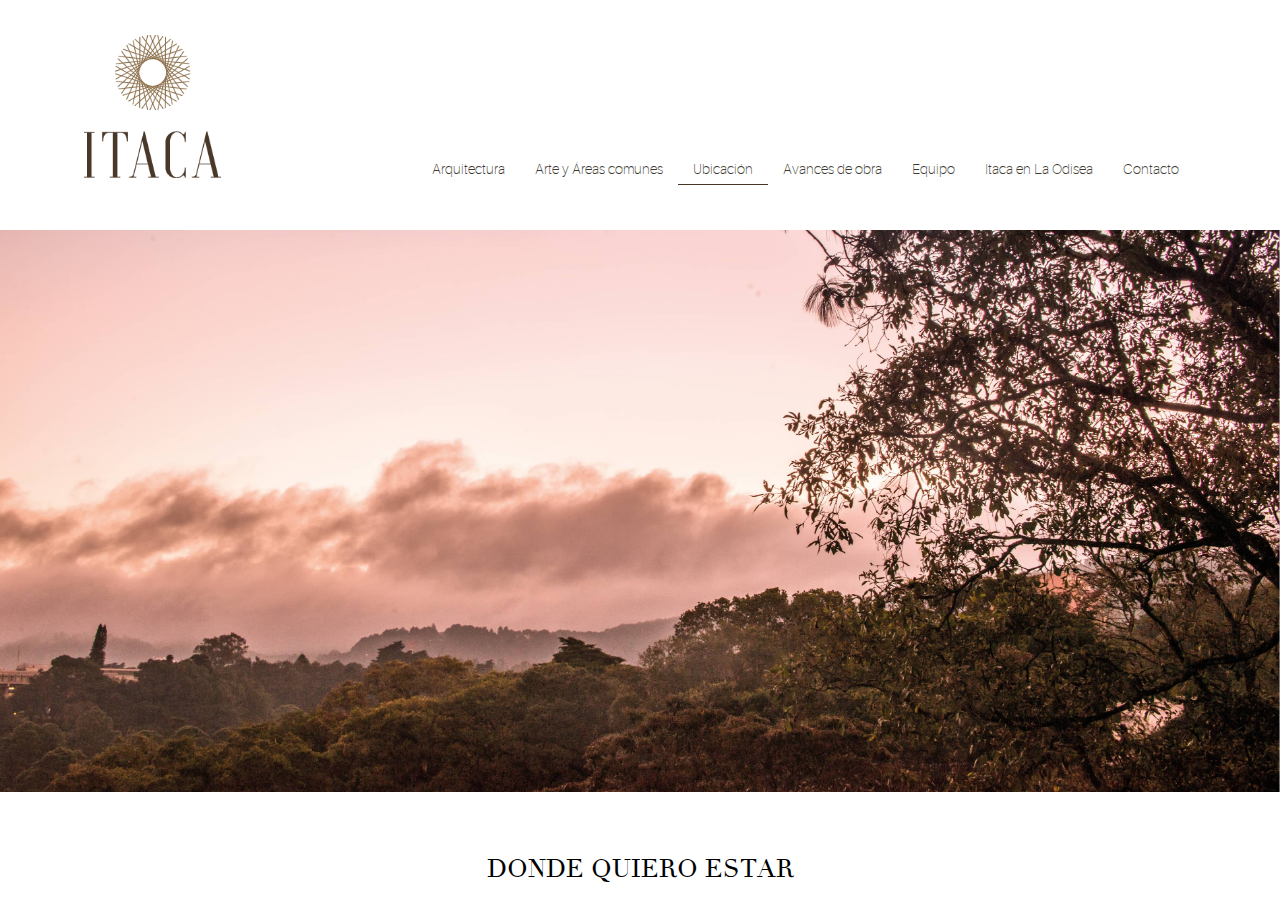
<file: ubicacion.html>
<!DOCTYPE>
<html ng-app="App">
  <head>
      <!-- Global site tag (gtag.js) - Google Analytics -->
<script async src="https://www.googletagmanager.com/gtag/js?id=UA-120235403-1"></script>
<script>
  window.dataLayer = window.dataLayer || [];
  function gtag(){dataLayer.push(arguments);}
  gtag('js', new Date());

  gtag('config', 'UA-120235403-1');
</script>
    <title>Itaca - Ubicación</title>
    <meta charset="utf-8">
    <meta name="viewport" content="width=device-width, initial-scale=1">
    <link rel="Shortcut icon" href="public/url-icon.png">
    <link href="lib/fontawesome/css/font-awesome.min.css" rel="stylesheet" type="text/css">
    <link href="css/itaca-font/stylesheet.css" rel="stylesheet" />
    <link href="css/moca-style.css" rel="stylesheet" type="text/css">
    <link href="css/style.css" rel="stylesheet" type="text/css">
    <link href="lib/lightbox2/css/lightbox.css" rel="stylesheet" />
  </head>
  <body ng-controller="appCtrl">
    <div class="box-main">
      <div class="section header-menu" ng-include="snipped.menu">
      </div>

      <div class="col-sm-12 padding-off">
        <img src="public/ubicacion/banner.jpg" class="imgs">
      </div>

      <div class="col-sm-12 padding-off padding-40-top padding-40-bottom">
        <div class="container">
          <div class="titulo-arqui text-center">
              Donde quiero estar
          </div>
          <div class="texto-titulo-arqui text-center top-padding-3-porciento">
            La ubicación del terreno en uno de los sectores más tranquilos de la zona, es una de las fortalezas del proyecto, <br />
            pues cuenta con amplias calles y banquetas arboladas en un ambiente tranquilo por la poca densidad vehicular y de vivienda.
          </div>
        </div>
      </div>

      <div class="col-sm-12 padding-off padding-40-bottom">
        <div class="container padding-off">
          <div class="linea-arqui">
          </div>
        </div>
      </div>

      <div class="col-sm-12 padding-off padding-40-top">
        <div class="container padding-off sectionUbicacion">
          <div class="col-sm-6 padding-off">
            <img src="public/ubicacion/new-mapa.jpg" class="imgs">
          </div>
          <div class="col-sm-6 top-padding-10-porciento descripcionUbicacion">
              <div class="titulo-interior-texto">
                ENTORNO
              </div>
              <div class="">
                Vista Hermosa se ha convertido en uno de los puntos de mayor plusvalía por su cercanía a servicios, comercios, restaurantes y entretenimiento. El área es el punto medio entre las zonas 10, 14 y 16 y Carretera a El Salvador. <br /><br />
                La topografía y el amplio frente del terreno aseguran un entorno con aire puro, tranquilidad y vistas hacia las veredas naturales. El parque ecológico Biotopo de la Ardilla se encuentra frente a ITACA, por eso se ha conservado en lo posible la naturaleza propia del lugar, preservando dentro del diseño arquitectónico árboles preexistentes de gran altura.
              </div>
          </div>
        </div>
      </div>

      <div class="col-sm-12 padding-off padding-40-top padding-40-bottom">
        <div class="container padding-off containerMapa">
          <img src="public/ubicacion/mapa.jpg" class="imgs imgMapa">
          <div class="botones-ubicacion">
            <div style="font-size:20px;padding-bottom:10px;color:rgb(139,110,74)">Cómo llegar:</div>
            <a href="https://goo.gl/maps/7U5b6utX65p" class="btn-ubicacion">
              <img src="public/ubicacion/iconMap.png" class="imgs">
            </a>
            <a href="https://www.google.com.gt/maps/dir/14.594089,+-90.489553//@14.5936207,-90.4918888,17z/data=!4m6!4m5!1m3!2m2!1d-90.489553!2d14.594089!1m0?hl=es" class="btn-ubicacion">
              <img src="public/ubicacion/iconWaze.png" class="imgs">
            </a>
          </div>
        </div>
      </div>

      <footer class="col-sm-12 footer-bk text-center" ng-include="snipped.footer"></footer>
    </div>

    <script type="text/javascript" src="lib/jquery/jquery.min.js"></script>
    <script type="text/javascript" src="lib/angular/angular.min.js"></script>
    <script type="text/javascript" src="lib/angular-sanitize/angular-sanitize.min.js"></script>
    <script type="text/javascript" src="lib/bootstrap/js/bootstrap.min.js"></script>
    <script type="text/javascript" src="lib/lightbox2/js/lightbox.min.js"></script>
    <script type="text/javascript" src="js/moca-script.js"></script>
</body>
</html>
</file>
<file: css/itaca-font/stylesheet.css>
/* Generated by Font Squirrel (https://www.fontsquirrel.com) on April 7, 2016 */



@font-face {
    font-family: 'aileronregular';
    src: url('aileron-regular-webfont.eot');
    src: url('aileron-regular-webfont.eot?#iefix') format('embedded-opentype'),
         url('aileron-regular-webfont.woff2') format('woff2'),
         url('aileron-regular-webfont.woff') format('woff'),
         url('aileron-regular-webfont.ttf') format('truetype'),
         url('aileron-regular-webfont.svg#aileronregular') format('svg');
    font-weight: normal;
    font-style: normal;

}

@font-face {
    font-family: 'aileronthin';
    src: url('aileron-thin-webfont.eot');
    src: url('aileron-thin-webfont.eot?#iefix') format('embedded-opentype'),
         url('aileron-thin-webfont.woff2') format('woff2'),
         url('aileron-thin-webfont.woff') format('woff'),
         url('aileron-thin-webfont.ttf') format('truetype'),
         url('aileron-thin-webfont.svg#aileronthin') format('svg');
    font-weight: normal;
    font-style: normal;

}

@font-face {
    font-family: 'aileronthin_italic';
    src: url('aileron-thinitalic-webfont.eot');
    src: url('aileron-thinitalic-webfont.eot?#iefix') format('embedded-opentype'),
         url('aileron-thinitalic-webfont.woff2') format('woff2'),
         url('aileron-thinitalic-webfont.woff') format('woff'),
         url('aileron-thinitalic-webfont.ttf') format('truetype'),
         url('aileron-thinitalic-webfont.svg#aileronthin_italic') format('svg');
    font-weight: normal;
    font-style: normal;

}



@font-face {
    font-family: 'didddregular';
    src: url('diddd-webfont.eot');
    src: url('diddd-webfont.eot?#iefix') format('embedded-opentype'),
         url('diddd-webfont.woff2') format('woff2'),
         url('diddd-webfont.woff') format('woff'),
         url('diddd-webfont.ttf') format('truetype'),
         url('diddd-webfont.svg#didddregular') format('svg');
    font-weight: normal;
    font-style: normal;

}




@font-face {
    font-family: 'diddditalic';
    src: url('didot-italic-webfont.eot');
    src: url('didot-italic-webfont.eot?#iefix') format('embedded-opentype'),
         url('didot-italic-webfont.woff2') format('woff2'),
         url('didot-italic-webfont.woff') format('woff'),
         url('didot-italic-webfont.ttf') format('truetype'),
         url('didot-italic-webfont.svg#diddditalic') format('svg');
    font-weight: normal;
    font-style: normal;

}
</file>
<file: css/moca-style.css>
html body {
  height: 100% !important;
  width: 100% !important;
  overflow: hidden;
  font-family: aileronthin;
}
.padding-off {
  padding-left: 0px !important;
  padding-right: 0px !important;
}
.logo-itaca {
  max-width: 137px;
  margin: 0 auto;
}
.box-main {
  height: 100%;
  width: 100%;
  top: 0px;
  bottom: 0px;
  right: 0px;
  left: 0px;
  overflow-y: scroll;
  position: absolute;
}
.full-w-h {
  width: 100%;
  height: 100%;
}
.full-w {
  width: 100%;
}
.full-h {
  width: 100%;
}
.bk-full {
  background-repeat: no-repeat;
  background-position: center;
  -webkit-background-size: cover;
  -moz-background-size: cover;
  background-size: cover;
}
.footer-bk {
  font-size: 12px;
  background: #483728;
  color: #fff;
  font-weight: normal;
  padding-top: 10px;
  padding-bottom: 10px;
}
.imgs {
  width: 100%;
  height: auto;
}
.flex {
  display: -webkit-flex;
  display: -moz-flex;
}
.flex-bottom {
  align-self: flex-end;
}
.padding-bottom {
  padding-bottom: 20px;
}
#carousel-home {
  position: relative;
}
#carousel-avances{
  position: relative;
}
.mensaje-banner {
  background-color: rgba(192,180,171,0.8);
  font-family: didddregular;
  font-size: 20px;
  position: absolute !important;
  z-index: 1;
  padding-top: 25px;
  text-transform: uppercase;
  padding-bottom: 25px;
}
.contenedor-menu {
  padding-top: 108px;
}
.menu {
  border: 0;
}
.texto-menu a {
  color: #3e3a31 !important;
}
.boton-menu {
  background: #483728;
}
.nav > li > a:hover,
.nav > li > a:focus {
  text-decoration: none !important;
  background-color: initial !important;
}
.la-odisea-historia {
  font-family: diddditalic;
  padding-bottom: 30px;
}
.titulo-odisea {
  font-family: didddregular;
  padding-bottom: 50px;
  font-size: 25px;
  text-transform: uppercase;
  color: #753b1a;
}
.icono-odisea {
  max-width: 78px;
  margin: 0 auto;
  padding-bottom: 50px;
  padding-top: 50px;
}
.la-odisea-titulo-principal {
  font-family: didddregular !important;
  font-size: 25px;
  padding-top: 50px;
  padding-bottom: 50px;
  text-transform: uppercase;
}
.historio-texto-odisea {
  padding-bottom: 40px;
}
.titulo-interno-odisea {
  color: #753b1a;
  font-family: didddregular;
  text-transform: uppercase;
  display: block;
  padding-bottom: 10px;
  padding-top: 10px;
}
.padding-30-left-right {
  padding-left: 30px !important;
  padding-right: 30px !important;
  padding-bottom: 30px !important;
}
.padding-10-top {
  padding-top: 10px;
}
.padding-20-top {
  padding-top: 20px;
}
.padding-40-top {
  padding-top: 40px;
}
.padding-40-bottom {
  padding-bottom: 40px;
}
.bk-rosado {
  background-color: #f0eeeb;
}
.titulo-arqui {
  font-family: didddregular;
  font-size: 25px;
  padding: 20px 0 0px 0;
  text-transform: uppercase;
}
.titulo-contacto {
  font-family: didddregular;
  font-size: 25px;
  padding: 0 15px;
  text-transform: uppercase;
}
.titulo-avances{
  font-family: didddregular;
  font-size: 21px;
  padding: 20px 0 0px 0;
  text-transform: uppercase;
}
.subTitulo-avances{
  color: rgb(73, 55, 40);
  font-family: didddregular;
  font-size: 18px;
  padding: 20px 0 0px 0;
  text-transform: uppercase;
}
.sectionArquitectura{
  background-color: rgb(243, 241, 239);
}
.sectionUbicacion{
  background-color: #FFFFFF;
}
.menuActive{
  border-bottom: 1px solid #483627;
  padding-bottom: 5px !important;
  text-decoration: none !important;
}
.descripcionArquitectura{
  padding-left: 50px !important;
  padding-right: 55px !important;
}
.descripcionUbicacion{
  padding-left: 130px !important;
  padding-right: 130px !important;
}
.containerMapa{
  position: relative;
}
.containerMapa .imgMapa{
  position: relative;
}
.letra-peque {
  font-size: 10px;
}
.texto-titulo-arqui {
  padding: 0 16% 20px 16%;
}
.linea-arqui {
  width: 100%;
  margin: 0 auto;
  border: 1px solid #edeae8;
}
.titulo-interior-texto {
  font-family: didddregular;
  font-size: 20px;
  padding-bottom: 10px;
  text-transform: uppercase;
}
.bold {
  font-family: aileronregular;
}
.top-padding-3-porciento {
  padding-top: 3%;
}
.top-padding-5-porciento {
  padding-top: 5%;
}
.top-padding-8-porciento {
  padding-top: 8%;
}
.top-padding-10-porciento {
  padding-top: 10%;
}
.top-padding-25-porciento {
  padding-top: 20%;
}
.top-padding-13-porciento {
  padding-top: 13%;
}
.botones-ubicacion {
  left: 5%;
  bottom: 5%;
  display: inline-block;
  position: absolute;
}
.btn-ubicacion {
  float: left;
  margin: 0 10px 0 0;
  display: block;
  max-width: 150px;
}
.form-control-itaca-border-bottom {
  background-color: initial !important;
  border: 0px solid #ccc !important;
  border-bottom: 1px solid #3e3a31 !important;
  border-radius: 0px !important;
  -webkit-box-shadow: inset 0 0px 0px rgba(0,0,0,0.075) !important;
  box-shadow: inset 0 0px 0px rgba(0,0,0,0.075) !important;
}
.form-control-itaca-border {
  background-color: initial !important;
  border: 1px solid #3e3a31 !important;
  border-radius: 0px !important;
  -webkit-box-shadow: inset 0 0px 0px rgba(0,0,0,0.075) !important;
  box-shadow: inset 0 0px 0px rgba(0,0,0,0.075) !important;
}
#formulario {
  border-bottom: 0px solid #f00 !important;
  padding-top: 30px;
}
.ng-invalid-email {
  border-bottom: 2px solid #f00 !important;
}
.enviar-form {
  max-width: 170px;
  display: block;
}
.mayusculas {
  text-transform: uppercase;
}
.texto-interior {
  padding-left: 15px;
}
.texto-interior ul {
  padding-left: 2px;
  list-style: none;
}
.links {
  color: #3e3a31 !important;
  text-decoration: underline;
}
.titulo-lista {
  padding-bottom: 15px;
}
.itaca-peque {
  font-size: 12px;
}
.area-equipo {
  width: 148px !important;
}

.carousel-control.right{
  background-image: inherit !important;
}
.carousel-control.left{
  background-image: inherit !important;
}
.textSlide{
  padding-bottom: 40px;
}
@media (max-width: 767px) {
  .contenedor-menu {
    padding-top: 43px;
  }
  .top-padding-25-porciento {
    padding-top: 10%;
  }
  .descripcionArquitectura{
    padding-bottom: 40px;
  }
  .descripcionUbicacion{
    padding-left: 10% !important;
    padding-right: 10% !important;
  }
  .texto-titulo-arqui{
    padding-left: 0px !important;
    padding-right: 0px !important;
  }
  .texto-interior{
    padding-left: 5% !important;
    padding-right: 5% !important;
  }
  .titulo-contacto{
    padding-top: 10%;
  }
}
</file>
